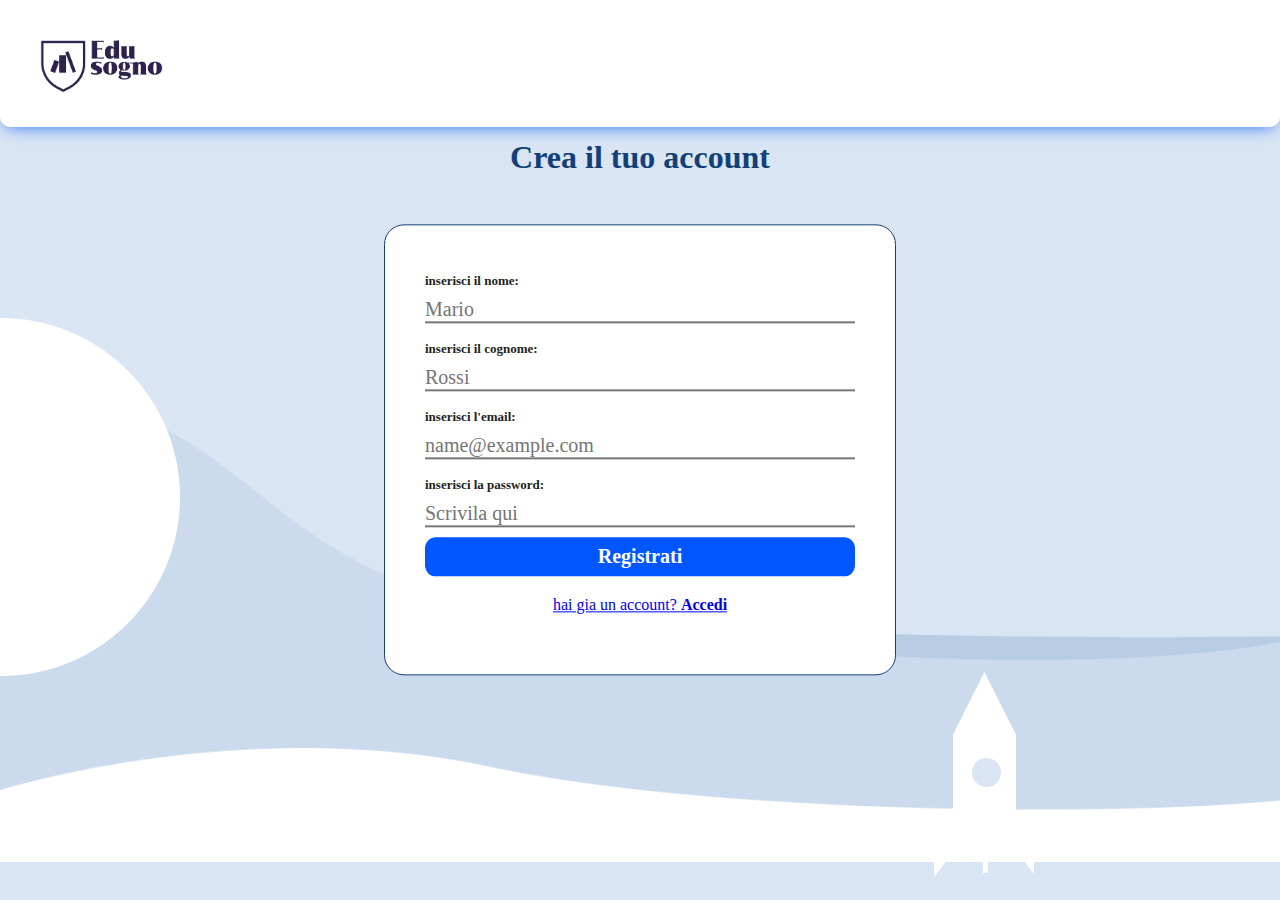
<file: index.html>
<!DOCTYPE html>
<html lang="en">

<head>
    <meta charset="UTF-8">
    <meta http-equiv="X-UA-Compatible" content="IE=edge">
    <meta name="viewport" content="width=device-width, initial-scale=1.0">
    <title>Edusogno</title>
    <link rel="stylesheet" href="./assets/styles/style.css">
</head>

<body>
    
    

    <header>
        <img src="./assets/img/logo.PNG" alt="logo">
    </header>
    <main>
        <h2>Crea il tuo account</h2>
        <div class="card-form">
            <form action="php/register.php" method="POST">
                <!-- input nome -->
                <label for="nome">inserisci il nome:</label>
                <input type="text" name="nome" id="nome" placeholder="Mario" required>
                <!-- input cognome -->
                <label for="cognome">inserisci il cognome:</label>
                <input type="text" name="cognome" id="cognome" placeholder="Rossi" required>
                <!-- input email -->
                <label for="email">inserisci l'email:</label>
                <input type="email" name="email" id="email" placeholder="name@example.com" required>
                <!-- input password -->
                <label for="password">inserisci la password:</label>
                <input type="password" name="password" id="password" placeholder="Scrivila qui" required>
        
                <button type="submit" class="submit">Registrati</button>

                <a href="./login.html">hai gia un account? <strong>Accedi</strong></a>
            </form>
            
        </div>
        
    </main>
    <section>
        <div class="cerchio-grosso"><img src="./assets/img/Ellipse 13.png" alt=""></div>
        <div class="cerchio-piccolo"><img src="./assets/img/Ellipse 12.png" alt=""></div>
        <div class="onde">
            <div class="onda2"><img src="./assets/img/Vector 4.png" alt=""></div>
            <div class="onda3"><img src="./assets/img/Vector 5.png" alt=""></div>
            <div class="onda1"><img src="./assets/img/Vector 1.png" alt=""></div>
            
        </div>
        
        <div class="razzo">
            <div class="punta"><img src="./assets/img/Polygon 1.png" alt=""></div>
            <div class="corpo"><img src="./assets/img/Rectangle 1083.png" alt=""></div>
            <div class="ala-sinistra"><img src="./assets/img/Vector 2.png" alt=""></div>
            <div class="ala-destra"><img src="./assets/img/Vector 3.png" alt=""></div>
            <div class="ala-centro"><img src="./assets/img/Rectangle 1084.png" alt=""></div>
            <div class="oblo"><img src="./assets/img/Ellipse 11.png" alt=""></div>
        </div>
    </section>
</body>

</html>
</file>
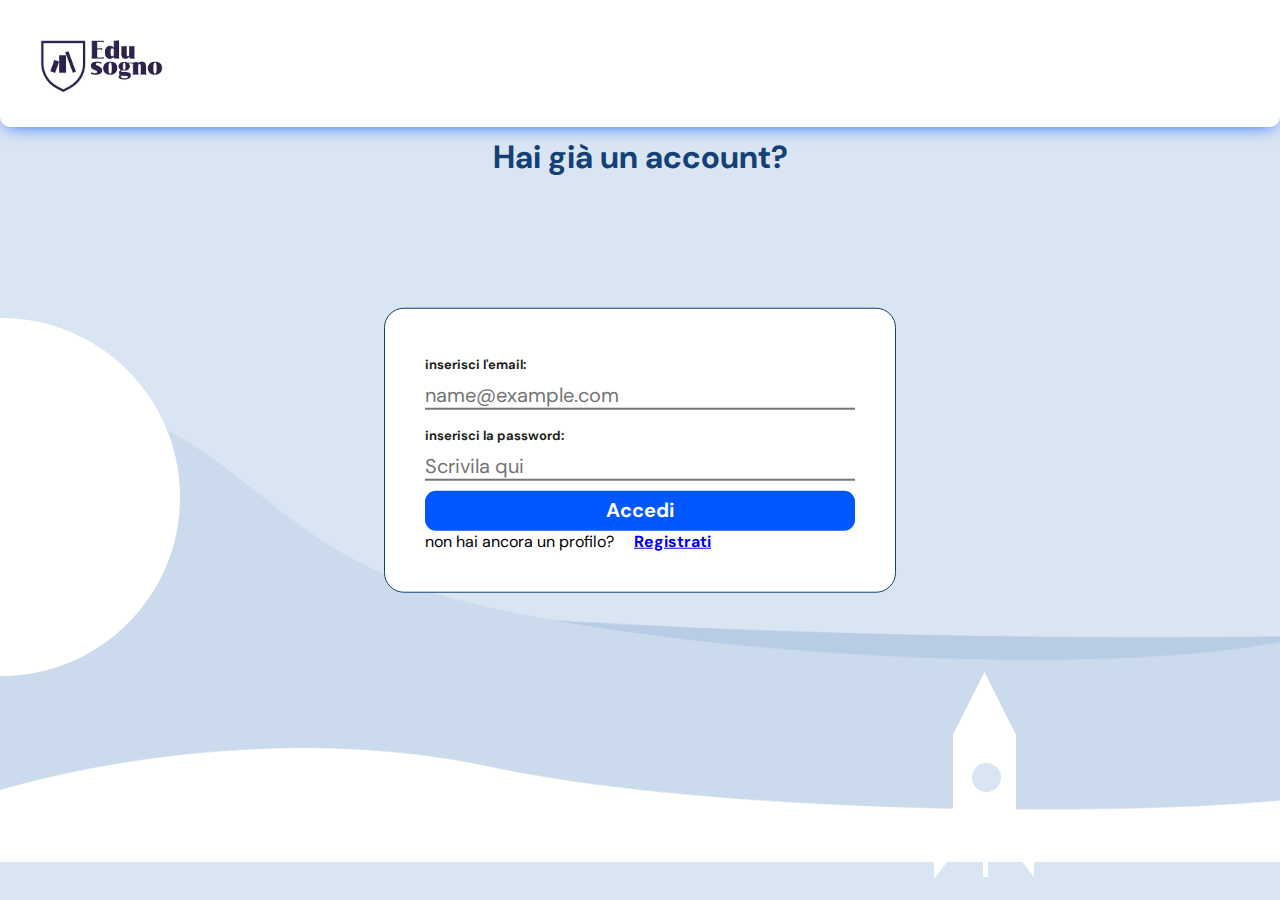
<file: login.html>
<!DOCTYPE html>
<html lang="en">

<head>
    <meta charset="UTF-8">
    <meta http-equiv="X-UA-Compatible" content="IE=edge">
    <meta name="viewport" content="width=device-width, initial-scale=1.0">
    <title>Edusogno</title>
    <link rel="preconnect" href="https://fonts.googleapis.com">
    <link rel="preconnect" href="https://fonts.gstatic.com" crossorigin>
    <link href="https://fonts.googleapis.com/css2?family=DM+Sans:ital,wght@0,400;0,500;0,700;1,400;1,500;1,700&display=swap" rel="stylesheet">
    <link rel="stylesheet" href="./assets/styles/style.css">
</head>

<body>
   
    <header>
        <img src="./assets/img/logo.PNG" alt="logo">
    </header>
    <main>
        <h2>Hai già un account?</h2>
        <div class="card-form">
            <form action="php/login.php" method="POST">
                <!-- input email -->
                <label for="email">inserisci l'email:</label>
                <input type="email" name="email" id="email" placeholder="name@example.com" required>
                <!-- input password -->
                <label for="password">inserisci la password:</label>
                <input type="password" name="password" id="password" placeholder="Scrivila qui" required>
        
                <button type="submit" class="submit">Accedi</button>
                
                <span class="span-register">non hai ancora un profilo?<a href="./index.html"><strong>Registrati</strong></a></span>
            </form>
            
        </div>
        
        
    </main>
    <section>
        <div class="cerchio-grosso"><img src="./assets/img/Ellipse 13.png" alt=""></div>
        <div class="cerchio-piccolo"><img src="./assets/img/Ellipse 12.png" alt=""></div>
        <div class="onde">
            <div class="onda2"><img src="./assets/img/Vector 4.png" alt=""></div>
            <div class="onda3"><img src="./assets/img/Vector 5.png" alt=""></div>
            <div class="onda1"><img src="./assets/img/Vector 1.png" alt=""></div>
            
        </div>
        
        <div class="razzo">
            <div class="punta"><img src="./assets/img/Polygon 1.png" alt=""></div>
            <div class="corpo"><img src="./assets/img/Rectangle 1083.png" alt=""></div>
            <div class="ala-sinistra"><img src="./assets/img/Vector 2.png" alt=""></div>
            <div class="ala-destra"><img src="./assets/img/Vector 3.png" alt=""></div>
            <div class="ala-centro"><img src="./assets/img/Rectangle 1084.png" alt=""></div>
            <div class="oblo"><img src="./assets/img/Ellipse 11.png" alt=""></div>
        </div>
    </section>

</body>

</html>
</file>
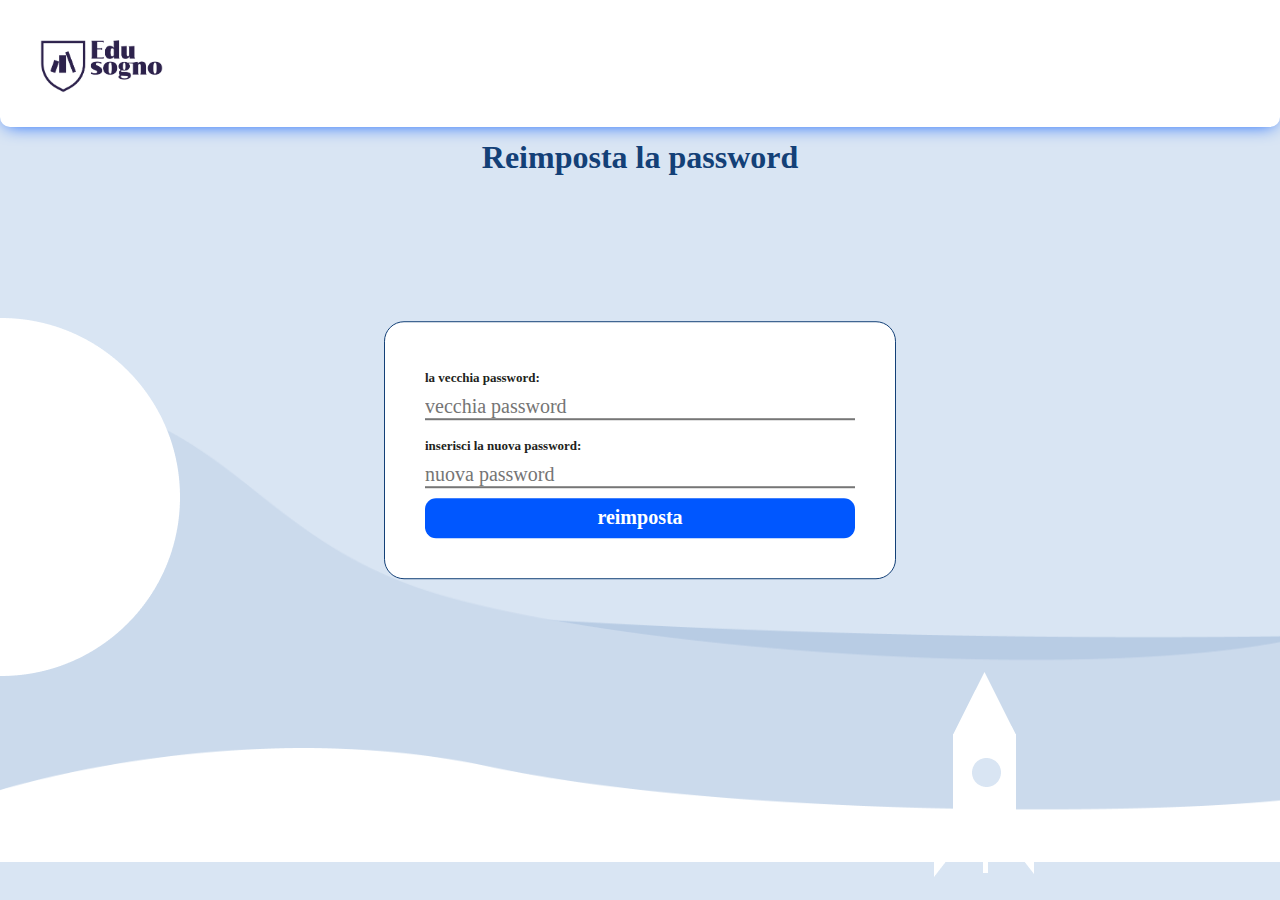
<file: php/reimposta_password.html>
<!DOCTYPE html>
<html lang="en">

<head>
    <meta charset="UTF-8">
    <meta http-equiv="X-UA-Compatible" content="IE=edge">
    <meta name="viewport" content="width=device-width, initial-scale=1.0">
    <title>Edusogno</title>
    <link rel="stylesheet" href="./../assets/styles/style.css">
</head>

<body>
    <header>
        <img src="./../assets/img/logo.PNG" alt="logo">
    </header>
    <main>
        <h2>Reimposta la password</h2>
        <div class="card-form">
            <form method="POST" action="reimposta_password.php">
                <!-- input vecchia password -->
                <label for="password-vecchia">la vecchia password:</label>
                <input type="password" name="password-vecchia" id="password-vecchia" placeholder="vecchia password"
                    required>
                <!-- input nuova password -->
                <label for="password-nuova">inserisci la nuova password:</label>
                <input type="password" name="password-nuova" id="password-nuova" placeholder="nuova password" required>

                <button type="submit" class="submit">reimposta</button>
            </form>

        </div>
    </main>
    <!-- immagini di sfondo -->
    <section>
        <div class="cerchio-grosso"><img src="./../assets/img/Ellipse 13.png" alt=""></div>
        <div class="cerchio-piccolo"><img src="./../assets/img/Ellipse 12.png" alt=""></div>
        <div class="onde">
            <div class="onda2"><img src="./../assets/img/Vector 4.png" alt=""></div>
            <div class="onda3"><img src="./../assets/img/Vector 5.png" alt=""></div>
            <div class="onda1"><img src="./../assets/img/Vector 1.png" alt=""></div>
            
        </div>
        
        <div class="razzo">
            <div class="punta"><img src="./../assets/img/Polygon 1.png" alt=""></div>
            <div class="corpo"><img src="./../assets/img/Rectangle 1083.png" alt=""></div>
            <div class="ala-sinistra"><img src="./../assets/img/Vector 2.png" alt=""></div>
            <div class="ala-destra"><img src="./../assets/img/Vector 3.png" alt=""></div>
            <div class="ala-centro"><img src="./../assets/img/Rectangle 1084.png" alt=""></div>
            <div class="oblo"><img src="./../assets/img/Ellipse 11.png" alt=""></div>
        </div>
    </section>
</body>
</file>
<file: assets/styles/style.css>
*{
    margin: 0;
    padding: 0;
    box-sizing: border-box;
    /* font */
    font-family: 'DM Sans';
    font-style: normal;
}
/* dody */
body{
    background-color: #D9E5F3;
    overflow: hidden;
}
/* header */
header{
    background-color: #FFFFFF;
    width: 100%;
    height: 127px;
    border-radius: 0 0 10px 10px;
    padding: 40px 0 0 40px;
    box-shadow: 0px 4px 18px -6px #0057FF;

}
/* logo */
header img{
    width: 123.14px;
}
/* card dei form */
.card-form{
    position: absolute;
    top: 50%;
    left: 50%;
    transform: translate(-50%,-50%);
    background-color: #FFFFFF;
    padding: 20px;
    width: 40%;
    border-radius: 20px;
    border: 1px solid #134077;
    z-index: 2000;

}

form{
    display: flex;
    flex-direction: column;
    padding: 20px;
}

label{
    margin-top: 10px;
    font-weight: 700;
    font-size: 13px;
    line-height: 99.5%;
    color: #231F20;
}
input{
    margin: 10px 0 10px 0;
    border-top-style: none;
    border-left-style: none;
    border-right-style: none;
    font-weight: 400;
    font-size: 20px;
    line-height: 99.5%;
    color: #231F20;
}

/* bottone */
button.submit{
    width: 100%;
    color: #FFFFFF;
    font-weight: 700;
    font-size: 20px;
    line-height: 99.5%;
    background: #0057FF;
    border-radius: 11px;
    padding: 10px 0 10px 0;
    border: none;
    cursor: pointer;
}
/* bottone reimposta password */
.reimposta_password{
    margin-bottom: 20px;
    padding: 10px;
    color: #FFFFFF;
    font-weight: 700;
    font-size: 15px;
    background: #006eff;
    border-radius: 11px;
    padding: 10px 0 10px 0;
    border: none;
    cursor: pointer;
}
/* link */
a{
    margin: 20px;
    text-align: center;
}
/* sottotitolo */
h2{
    position: relative;
    top: 15px;
    text-align: center;
    font-weight: 700;
    font-size: 32px;
    line-height: 99.5%;
    text-align: center;
    color: #134077;
}
/* contenitore delle card eventi */
.eventi{
    position: absolute;
    top: 50%;
    left: 50%;
    transform: translate(-50%,-50%);
    display: flex;
    justify-content: center;
    width: 80%;
}
/* card evento singolo */
.card_evento{
    margin: 10px;
    padding: 20px;
    background-color: #FFFFFF;
    border-radius: 20px;
    border: 1px solid #134077;
    z-index: 2000;
}
/* tutti gli elementi interni alla card evento */
.card_evento *{
    margin: 5px;
}
/* titolo evento */
.card_evento h3{
    font-weight: 700;
    font-size: 36px;
    line-height: 99.5%;
    text-align: center;
}
/* orario evento */
.card_evento span{
    font-weight: 400;
    font-size: 20px;
    line-height: 99.5%;
    color: #CCCCCC;
}

/* immagini nella section  */
section{
    width: 100%;
}
/* cerchi */
.cerchio-piccolo{
    position: absolute;
    width: 181px;
    height: 181px;
    left: 1400px;
    top: 444px;
    z-index: 1000;
}
.cerchio-grosso{
    position: absolute;
    width: 358px;
    height: 358px;
    left: 0px;
    top: 318px;
    z-index: 1000;
}
/* onde */
.onda3{
    position: absolute;
    width: 100vw;
    height: 226px;
    left: 0vw;
    bottom: 10vw;
    transform: matrix(-1, 0, 0, 1, 0, 0);
    z-index: 800;
}
.onda3 img{
    width: 100%;
}
.onda2{
    position: absolute;
    width: 110vw;
    height: 470.33px;
    left: -5vw;
    bottom: 3vw;
    transform: rotate(0deg);
    z-index: 900;
}
.onda2 img{
    width: 100%;
}
.onda1{
    position: absolute;
    width: 100vw;
    height: 152px;
    left: 0;
    bottom: 0;
    z-index: 1000;
}
.onda1 img{
 width: 100%;
}
/* razzo */
.razzo{
    position: absolute;
    width: 111px;
    height: 185px;
    right: 20vw;
    bottom: 10vw;
    z-index: 1100;
}
.punta{
    position: relative;
    top: 85px;
    left: 39px
}
.corpo{
    position: relative;
    top: 80px;
    left: 40px;
}
.ala-sinistra{
    position: relative;
    top:65px;
    left: 21px;
}
.ala-destra img{
    position: relative;
    left: 101px;
}
.ala-centro{
    position: relative;
    left: 70px;
    bottom: 61px;
}
.oblo{
    position: relative;
    left: 59px;
    bottom: 180px;
}
</file>
